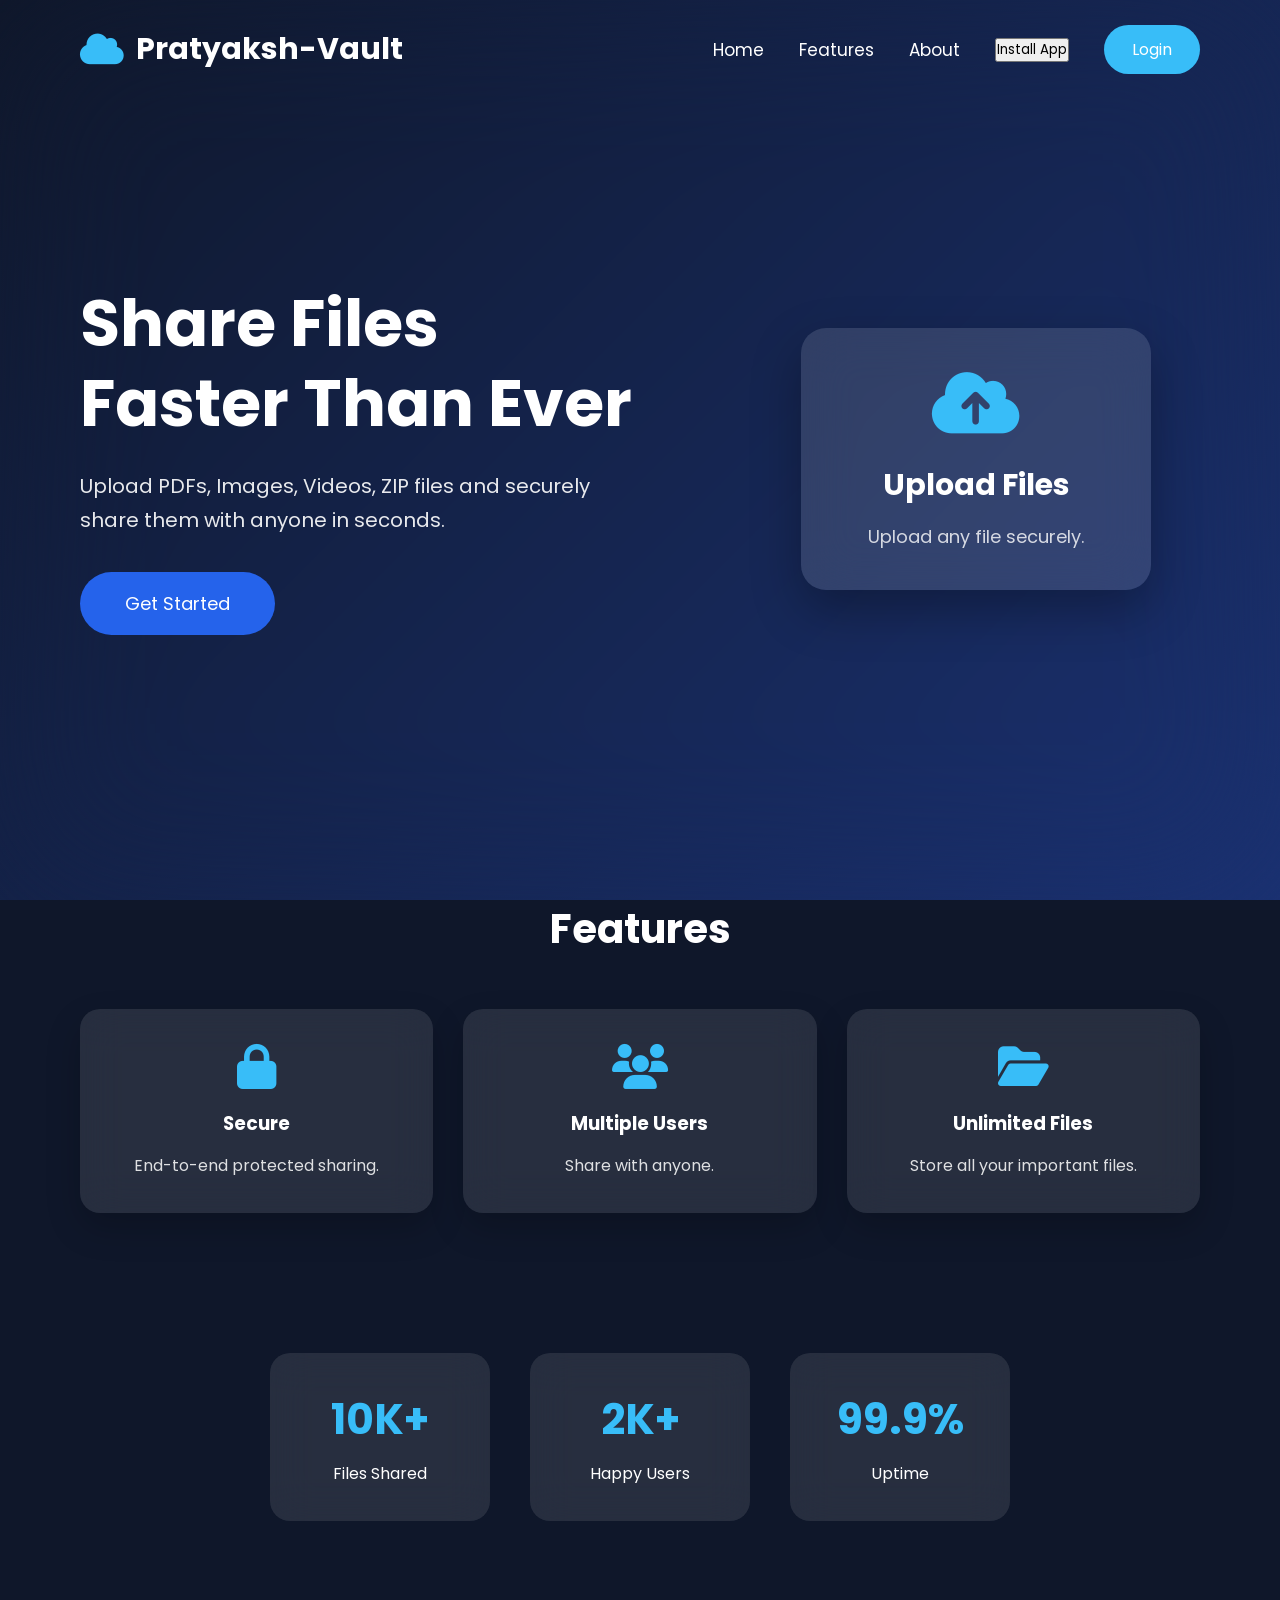
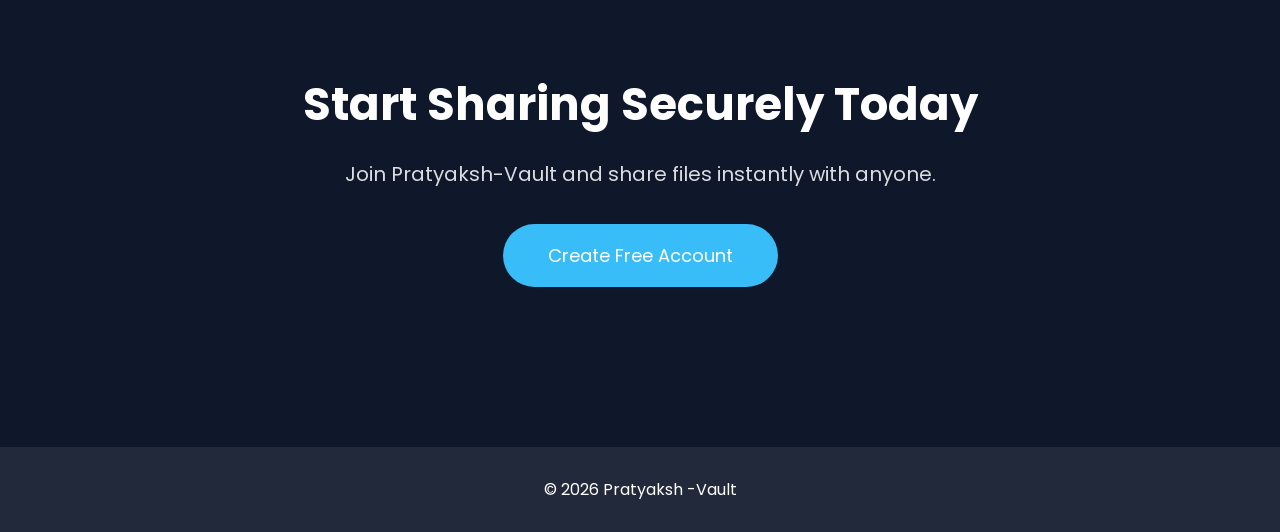
<file: index.html>
<!DOCTYPE html>
<html lang="en">
<head>
    <meta charset="UTF-8">
    <meta name="viewport" content="width=device-width, initial-scale=1.0">
    <title>Pratyaksh-Vault</title>
<link rel="manifest" href="manifest.json">
    <meta name="theme-color" content="#0b1f3a">
    <link rel="stylesheet" href="css/style.css">

    <!-- Google Font -->
    <link href="https://fonts.googleapis.com/css2?family=Poppins:wght@300;400;500;600;700&display=swap" rel="stylesheet">

    <!-- Font Awesome -->
    <link rel="stylesheet"
    href="https://cdnjs.cloudflare.com/ajax/libs/font-awesome/6.7.2/css/all.min.css">
<link rel="icon" type="image/png" href="icon-192.png">

</head>

<body>


<div class="background"></div>

<header>

    <div class="logo">
        <i class="fa-solid fa-cloud"></i>
        Pratyaksh-Vault
    </div>

    <nav>

        <a href="#">Home</a>
        <a href="features.html">Features</a>
        <a href="about.html">About</a>
<button id="installBtn">
    Install App
</button>
        <button class="login-btn">
            Login
        </button>

    </nav>

</header>

<section class="hero">

    <div class="left">

        <h1>
            Share Files <br>
            Faster Than Ever
        </h1>

        <p>

            Upload PDFs, Images, Videos, ZIP files and
            securely share them with anyone in seconds.

        </p>

        <button class="start">

            Get Started

        </button>

    </div>

    <div class="right">

        <div class="card">

            <i class="fa-solid fa-cloud-arrow-up"></i>

            <h2>Upload Files</h2>

            <p>

                Upload any file securely.

            </p>

        </div>

    </div>

</section>

<section class="features">

    <h2>Features</h2>

    <div class="grid">

        <div class="box">
            <i class="fa-solid fa-lock"></i>
            <h3>Secure</h3>
            <p>End-to-end protected sharing.</p>
        </div>

        <div class="box">
            <i class="fa-solid fa-users"></i>
            <h3>Multiple Users</h3>
            <p>Share with anyone.</p>
        </div>

        <div class="box">
            <i class="fa-solid fa-folder-open"></i>
            <h3>Unlimited Files</h3>
            <p>Store all your important files.</p>
        </div>

    </div>

</section>
<!-- Statistics -->

<section class="stats">

    <div class="stat-card">
        <h2>10K+</h2>
        <p>Files Shared</p>
    </div>

    <div class="stat-card">
        <h2>2K+</h2>
        <p>Happy Users</p>
    </div>

    <div class="stat-card">
        <h2>99.9%</h2>
        <p>Uptime</p>
    </div>

</section>
<!-- Call To Action -->

<section class="cta">

    <h2>Start Sharing Securely Today</h2>

    <p>
        Join Pratyaksh-Vault and share files instantly with anyone.
    </p>

    <button class="cta-btn">Create Free Account</button>

</section>
<footer>

© 2026 Pratyaksh -Vault 

</footer>

<script src="js/script.js"></script>
<script src="js/install.js"></script>
</body>
</html>
</file>
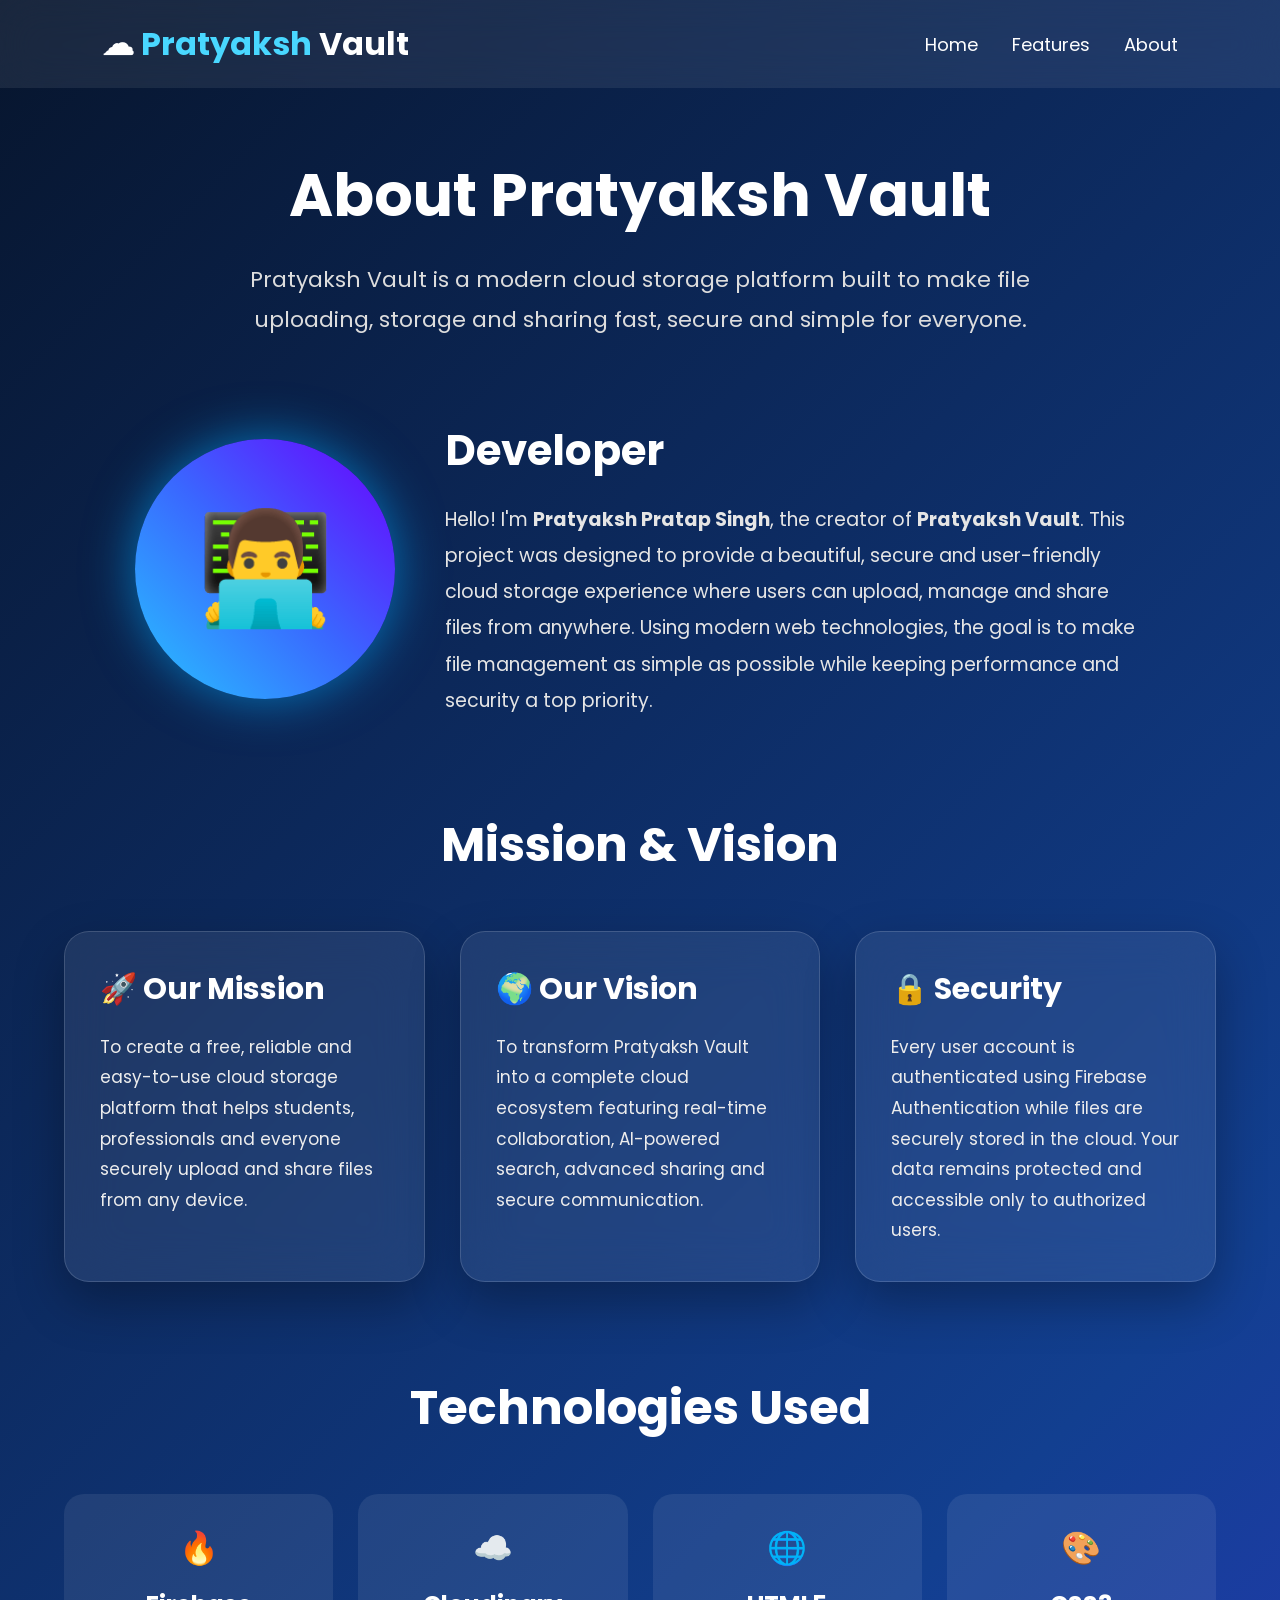
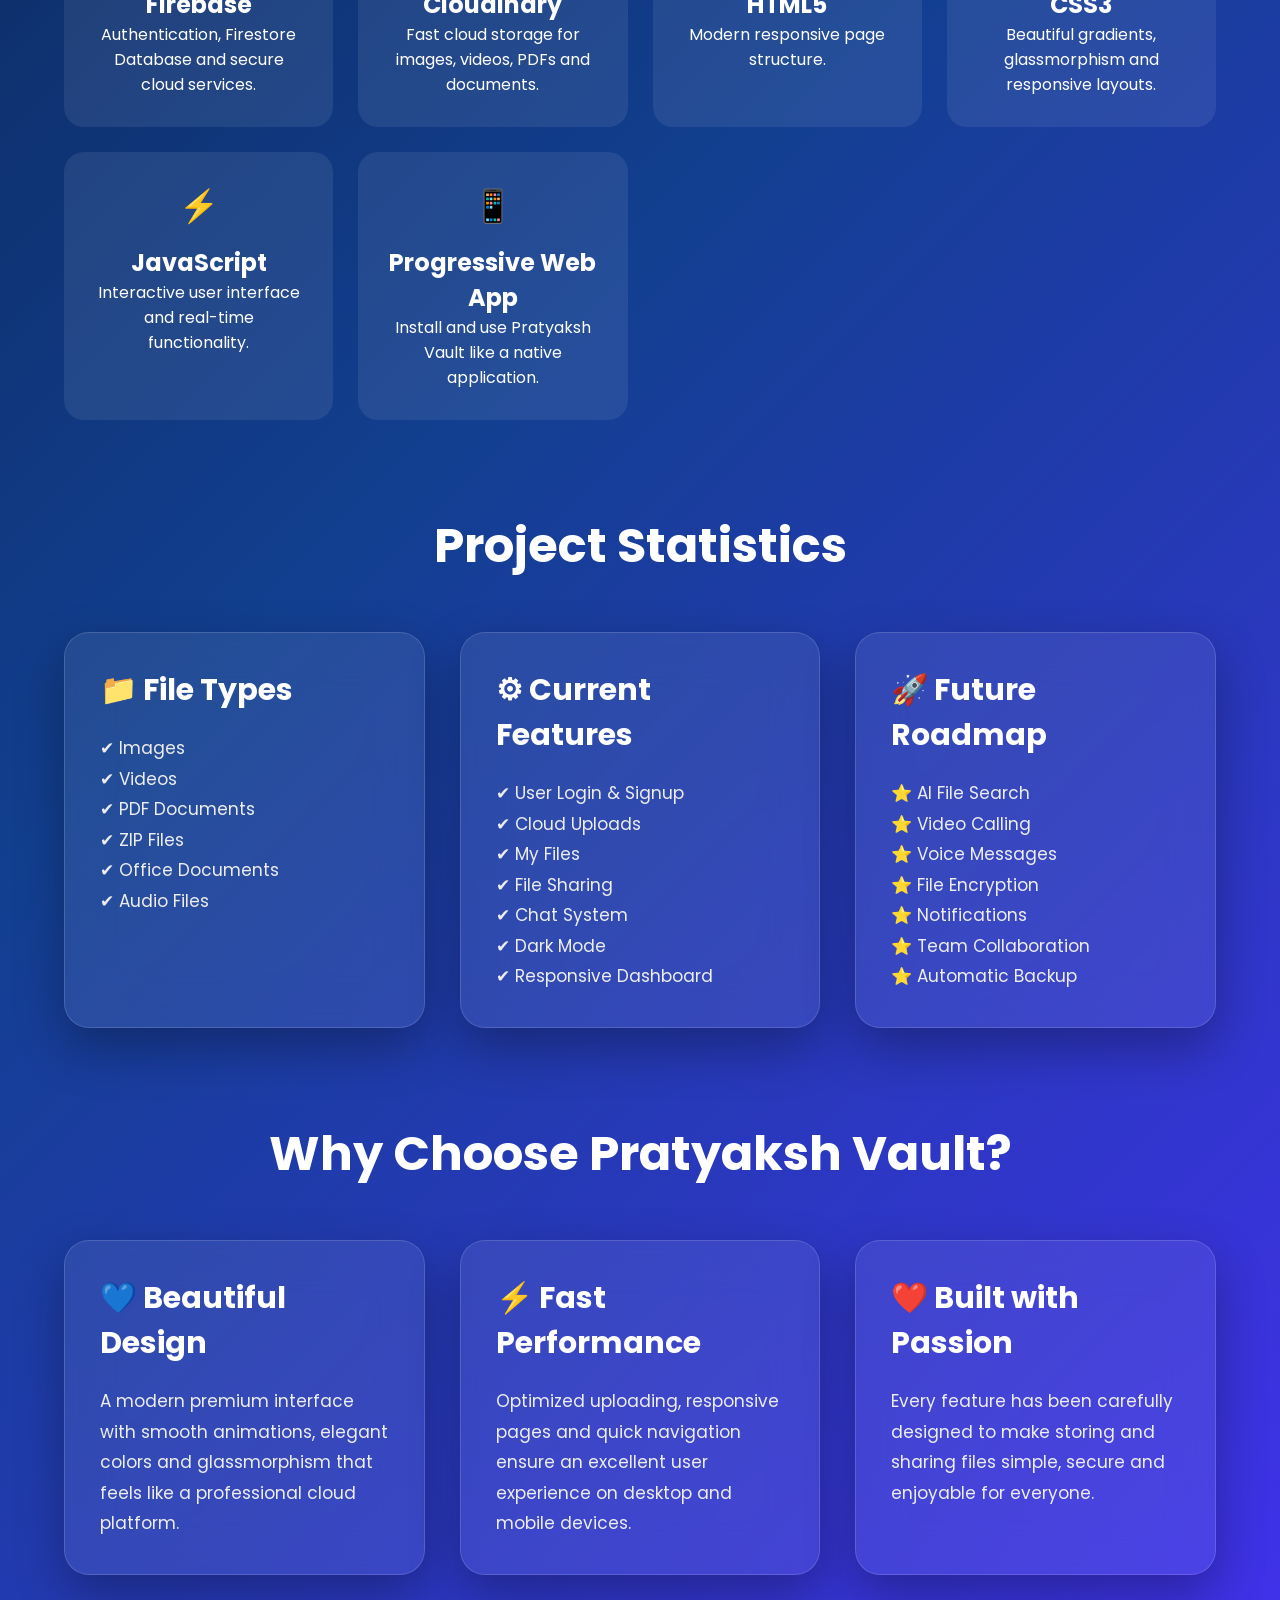
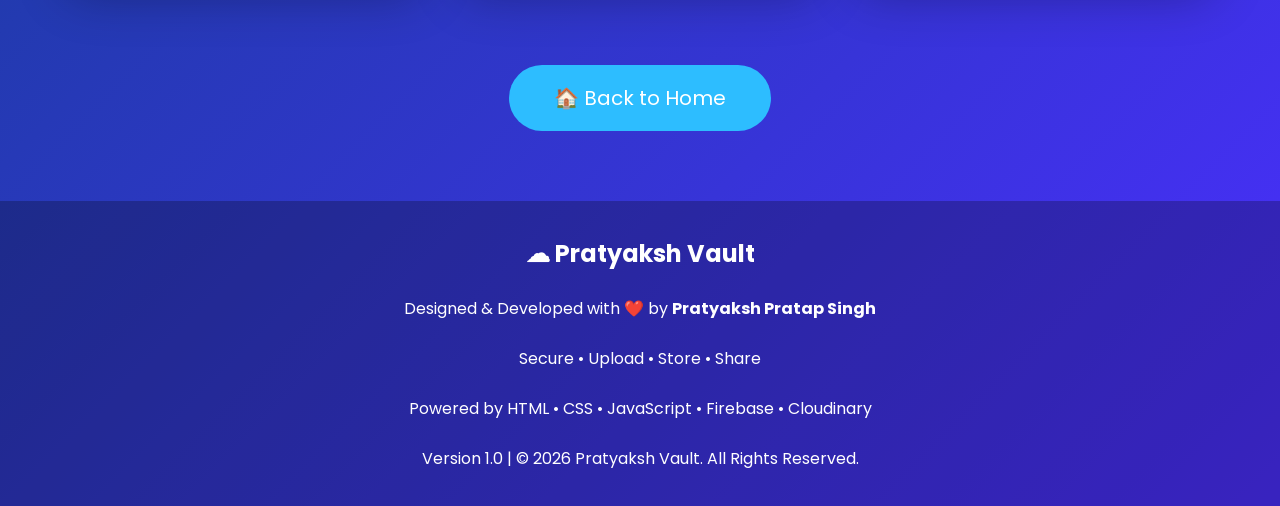
<file: about.html>
<!DOCTYPE html>
<html lang="en">

<head>

<meta charset="UTF-8">
<meta name="viewport" content="width=device-width, initial-scale=1.0">

<title>About - Pratyaksh Vault</title>

<link href="https://fonts.googleapis.com/css2?family=Poppins:wght@300;400;500;600;700&display=swap" rel="stylesheet">

<style>

*{
margin:0;
padding:0;
box-sizing:border-box;
font-family:'Poppins',sans-serif;
scroll-behavior:smooth;
}

body{

background:linear-gradient(135deg,#07152d,#123f90,#4b2eff);
color:white;
overflow-x:hidden;

}

header{

position:fixed;
top:0;
left:0;
width:100%;
padding:20px 8%;
display:flex;
justify-content:space-between;
align-items:center;
background:rgba(255,255,255,.08);
backdrop-filter:blur(20px);
z-index:1000;

}

.logo{

font-size:32px;
font-weight:700;

}

.logo span{

color:#49d7ff;

}

nav a{

color:white;
text-decoration:none;
margin-left:30px;
font-size:18px;
transition:.3s;

}

nav a:hover{

color:#49d7ff;

}

.hero{

padding-top:150px;
padding-bottom:80px;
text-align:center;

}

.hero h1{

font-size:60px;
margin-bottom:20px;

}

.hero p{

font-size:22px;
max-width:850px;
margin:auto;
color:#dddddd;
line-height:1.8;

}

.container{

width:90%;
max-width:1400px;
margin:auto;

}

.profile{

display:flex;
flex-wrap:wrap;
justify-content:center;
gap:50px;
align-items:center;
margin-bottom:90px;

}

.photo{

width:260px;
height:260px;
border-radius:50%;
background:linear-gradient(45deg,#27c4ff,#3a66ff,#6a00ff);
display:flex;
justify-content:center;
align-items:center;
font-size:110px;
box-shadow:0 0 50px rgba(0,170,255,.6);

}

.info{

max-width:700px;

}

.info h2{

font-size:42px;
margin-bottom:20px;

}

.info p{

font-size:19px;
line-height:1.9;
color:#e5e5e5;

}

.cards{

display:grid;
grid-template-columns:repeat(auto-fit,minmax(320px,1fr));
gap:35px;
margin-bottom:90px;

}

.card{

background:rgba(255,255,255,.08);
backdrop-filter:blur(25px);
padding:35px;
border-radius:25px;
transition:.4s;
border:1px solid rgba(255,255,255,.15);
box-shadow:0 20px 50px rgba(0,0,0,.30);

}

.card:hover{

transform:translateY(-10px) scale(1.03);

}

.card h2{

margin-bottom:20px;
font-size:30px;

}

.card p{

font-size:17px;
line-height:1.8;
color:#ededed;

}

.sectionTitle{

text-align:center;
font-size:48px;
margin-bottom:50px;

}

.tech{

display:grid;
grid-template-columns:repeat(auto-fit,minmax(220px,1fr));
gap:25px;
margin-bottom:90px;

}

.techBox{

background:rgba(255,255,255,.08);
padding:30px;
border-radius:20px;
text-align:center;
transition:.4s;

}

.techBox:hover{

transform:scale(1.08);

background:rgba(255,255,255,.15);

}

.techBox h3{

margin-top:15px;
font-size:24px;

}

.back{

display:flex;
justify-content:center;
margin-bottom:70px;

}

.back a{

text-decoration:none;
background:#2dbdff;
color:white;
padding:18px 45px;
border-radius:50px;
font-size:20px;
transition:.4s;

}

.back a:hover{

background:white;
color:#0d43c9;

}

footer{

padding:35px;
text-align:center;
background:rgba(0,0,0,.25);

}

@media(max-width:768px){

.hero h1{

font-size:42px;

}

.hero p{

font-size:18px;

}

.sectionTitle{

font-size:34px;

}

nav{

display:none;

}

}

</style>

</head>

<body>

<header>

<div class="logo">

☁ <span>Pratyaksh</span> Vault

</div>

<nav>

<a href="index.html">Home</a>
<a href="features.html">Features</a>
<a href="about.html">About</a>

</nav>

</header>

<section class="hero">

<h1>About Pratyaksh Vault</h1>

<p>

Pratyaksh Vault is a modern cloud storage platform built to make file uploading,
storage and sharing fast, secure and simple for everyone.

</p>

</section>

<div class="container">

<div class="profile">

<div class="photo">

👨‍💻

</div>

<div class="info">

<h2>Developer</h2>

<p>

Hello! I'm <b>Pratyaksh Pratap Singh</b>, the creator of
<b>Pratyaksh Vault</b>.

This project was designed to provide a beautiful, secure and user-friendly
cloud storage experience where users can upload, manage and share files
from anywhere.

Using modern web technologies, the goal is to make file management as
simple as possible while keeping performance and security a top priority.

</p>

</div>

</div>

<h1 class="sectionTitle">

Mission & Vision

</h1>

<div class="cards">

<div class="card">

<h2>🚀 Our Mission</h2>

<p>

To create a free, reliable and easy-to-use cloud storage platform that helps
students, professionals and everyone securely upload and share files from
any device.

</p>

</div>

<div class="card">

<h2>🌍 Our Vision</h2>

<p>

To transform Pratyaksh Vault into a complete cloud ecosystem featuring
real-time collaboration, AI-powered search, advanced sharing and secure
communication.

</p>

</div>
<div class="card">

<h2>🔒 Security</h2>

<p>

Every user account is authenticated using Firebase Authentication while
files are securely stored in the cloud. Your data remains protected and
accessible only to authorized users.

</p>

</div>

</div>

<h1 class="sectionTitle">

Technologies Used

</h1>

<div class="tech">

<div class="techBox">

<h1>🔥</h1>

<h3>Firebase</h3>

<p>

Authentication, Firestore Database and secure cloud services.

</p>

</div>

<div class="techBox">

<h1>☁️</h1>

<h3>Cloudinary</h3>

<p>

Fast cloud storage for images, videos, PDFs and documents.

</p>

</div>

<div class="techBox">

<h1>🌐</h1>

<h3>HTML5</h3>

<p>

Modern responsive page structure.

</p>

</div>

<div class="techBox">

<h1>🎨</h1>

<h3>CSS3</h3>

<p>

Beautiful gradients, glassmorphism and responsive layouts.

</p>

</div>

<div class="techBox">

<h1>⚡</h1>

<h3>JavaScript</h3>

<p>

Interactive user interface and real-time functionality.

</p>

</div>

<div class="techBox">

<h1>📱</h1>

<h3>Progressive Web App</h3>

<p>

Install and use Pratyaksh Vault like a native application.

</p>

</div>

</div>

<h1 class="sectionTitle">

Project Statistics

</h1>

<div class="cards">

<div class="card">

<h2>📁 File Types</h2>

<p>

✔ Images<br>
✔ Videos<br>
✔ PDF Documents<br>
✔ ZIP Files<br>
✔ Office Documents<br>
✔ Audio Files

</p>

</div>

<div class="card">

<h2>⚙ Current Features</h2>

<p>

✔ User Login & Signup<br>
✔ Cloud Uploads<br>
✔ My Files<br>
✔ File Sharing<br>
✔ Chat System<br>
✔ Dark Mode<br>
✔ Responsive Dashboard

</p>

</div>

<div class="card">

<h2>🚀 Future Roadmap</h2>

<p>

⭐ AI File Search<br>
⭐ Video Calling<br>
⭐ Voice Messages<br>
⭐ File Encryption<br>
⭐ Notifications<br>
⭐ Team Collaboration<br>
⭐ Automatic Backup

</p>

</div>

</div>

<h1 class="sectionTitle">

Why Choose Pratyaksh Vault?

</h1>

<div class="cards">

<div class="card">

<h2>💙 Beautiful Design</h2>

<p>

A modern premium interface with smooth animations, elegant colors and
glassmorphism that feels like a professional cloud platform.

</p>

</div>

<div class="card">

<h2>⚡ Fast Performance</h2>

<p>

Optimized uploading, responsive pages and quick navigation ensure an
excellent user experience on desktop and mobile devices.

</p>

</div>

<div class="card">

<h2>❤️ Built with Passion</h2>

<p>

Every feature has been carefully designed to make storing and sharing
files simple, secure and enjoyable for everyone.

</p>

</div>

</div>

<div class="back">

<a href="index.html">

🏠 Back to Home

</a>

</div>

</div>

<footer>

<h2>

☁ Pratyaksh Vault

</h2>

<br>

<p>

Designed & Developed with ❤️ by

<b>Pratyaksh Pratap Singh</b>

</p>

<br>

<p>

Secure • Upload • Store • Share

</p>

<br>

<p>

Powered by HTML • CSS • JavaScript • Firebase • Cloudinary

</p>

<br>

<p>

Version 1.0 | © 2026 Pratyaksh Vault. All Rights Reserved.

</p>

</footer>

</body>

</html>
</file>
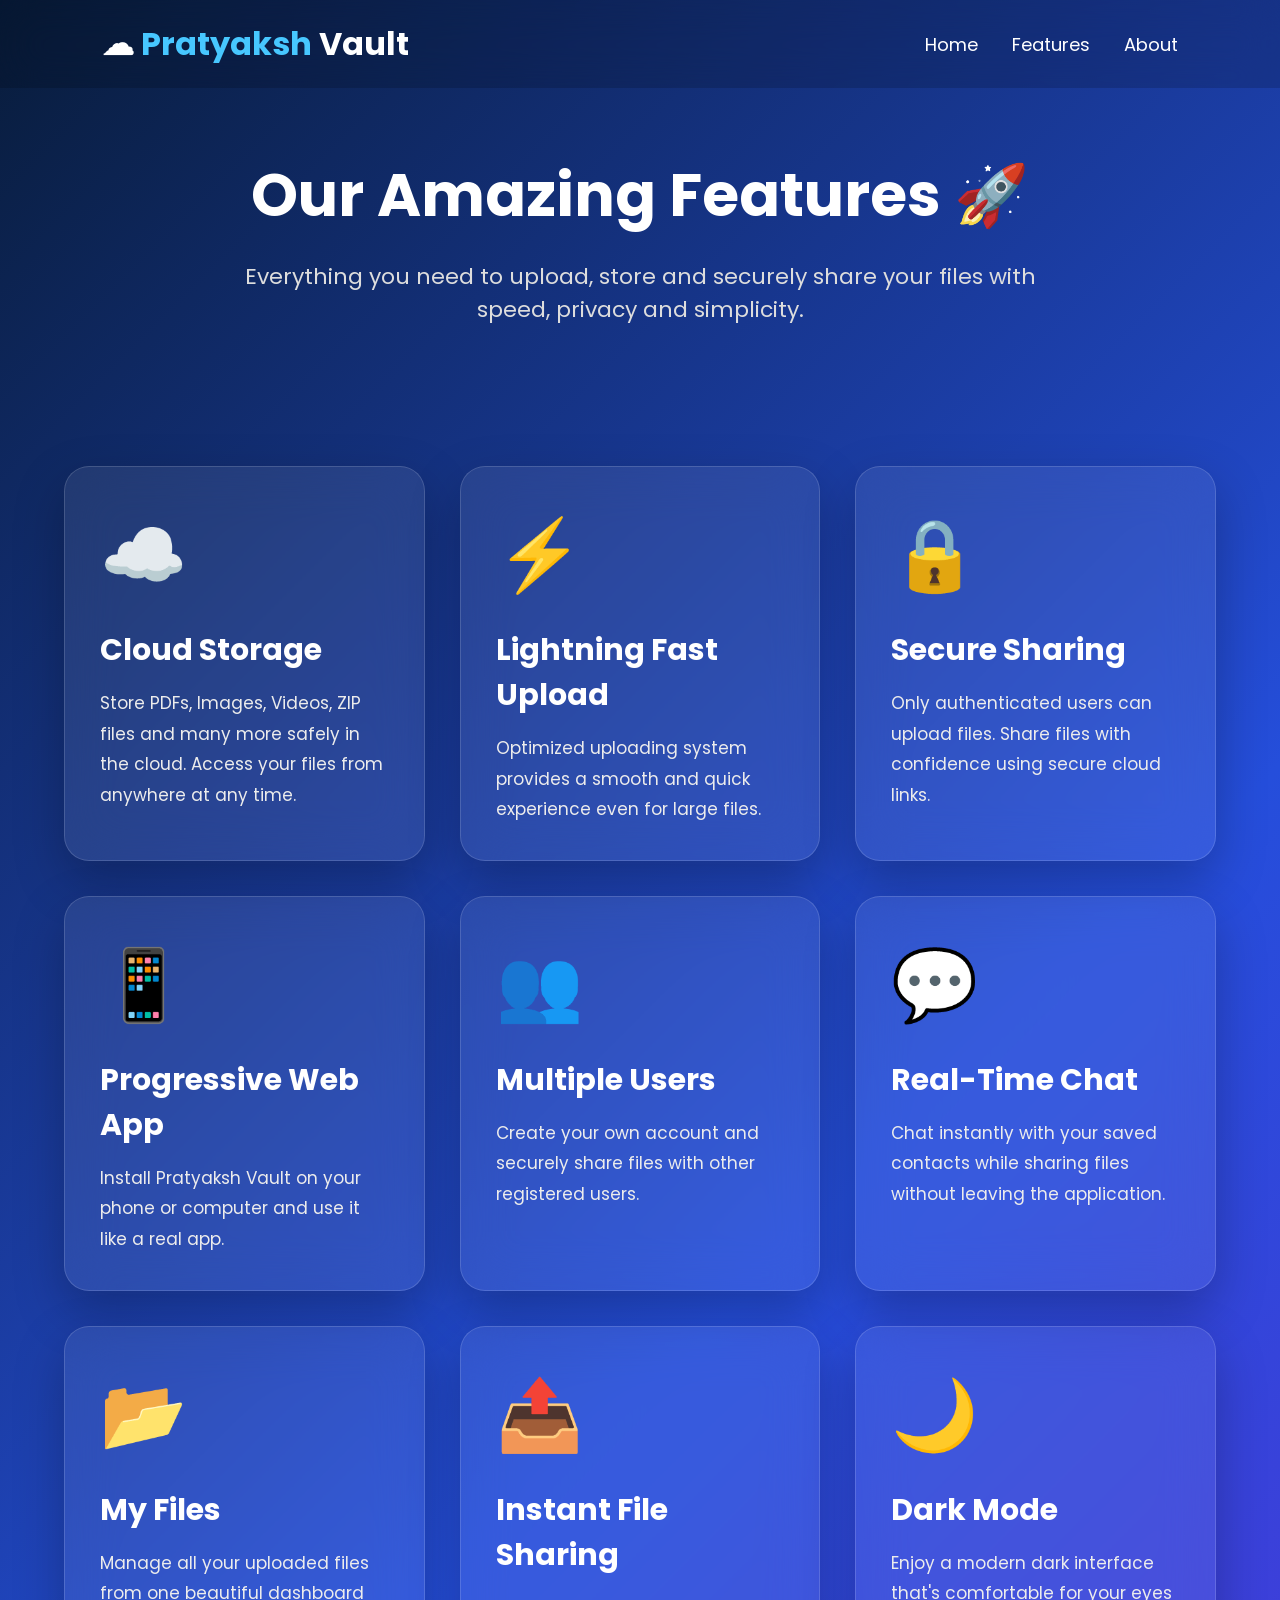
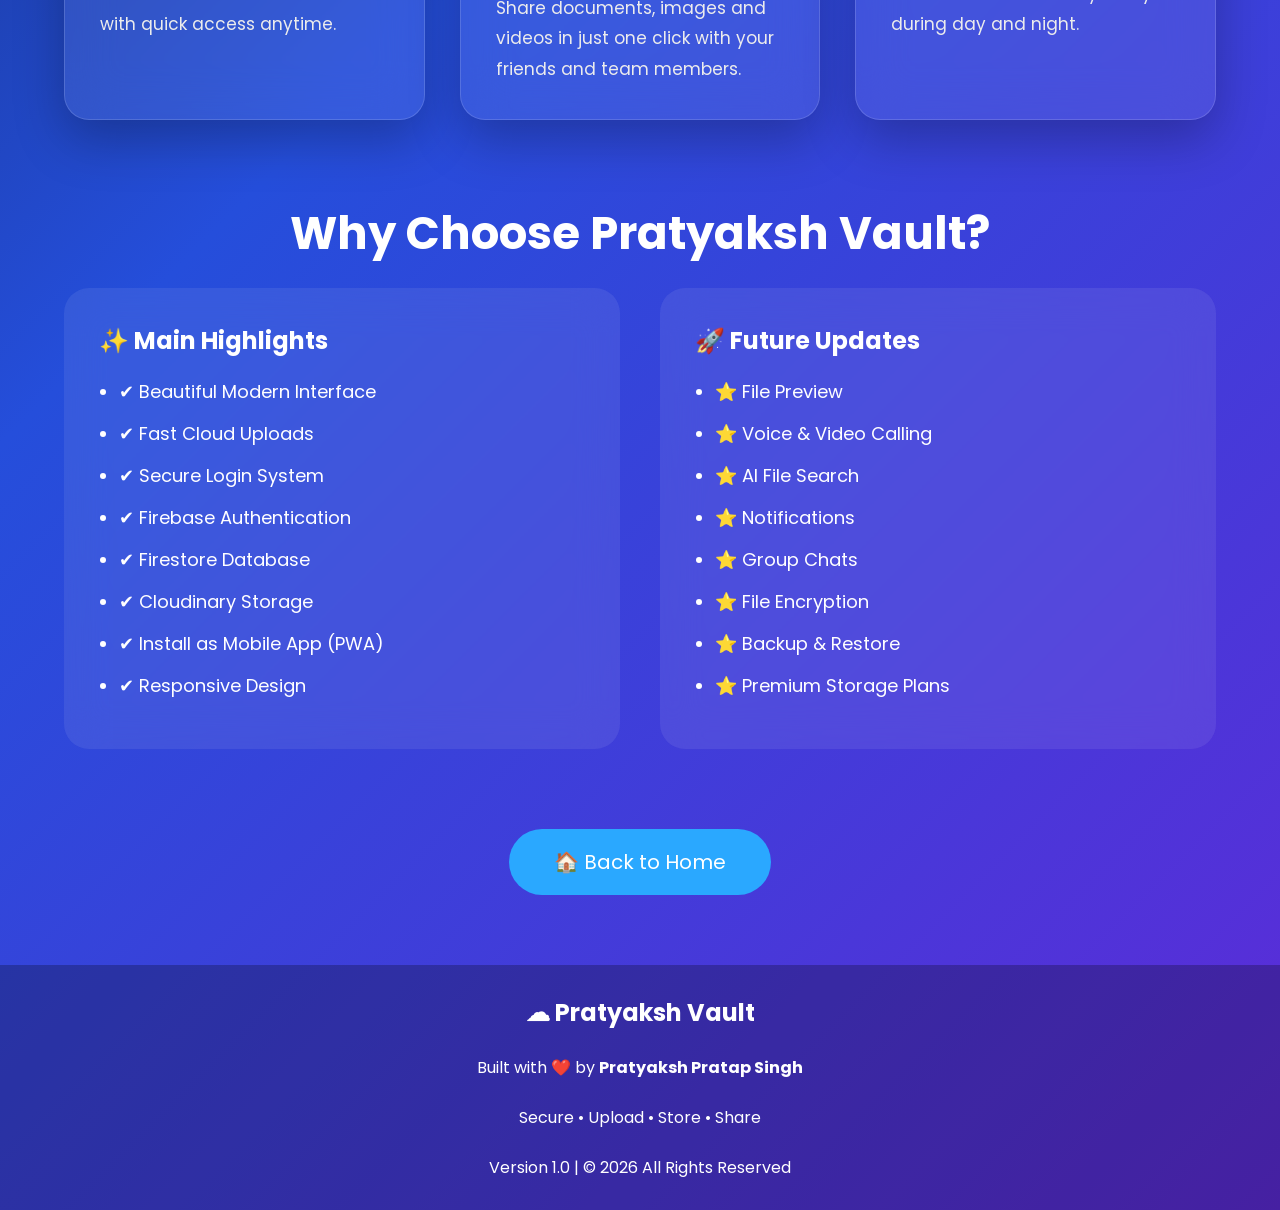
<file: feature.html>
<!DOCTYPE html>
<html lang="en">
<head>
<meta charset="UTF-8">
<meta name="viewport" content="width=device-width, initial-scale=1.0">

<title>Pratyaksh Vault - Features</title>

<link href="https://fonts.googleapis.com/css2?family=Poppins:wght@300;400;500;600;700&display=swap" rel="stylesheet">

<style>

*{
margin:0;
padding:0;
box-sizing:border-box;
font-family:'Poppins',sans-serif;
scroll-behavior:smooth;
}

body{

background:linear-gradient(135deg,#081c3a,#254edb,#5d2bd8);
color:white;
overflow-x:hidden;

}

header{

width:100%;
padding:20px 8%;
display:flex;
justify-content:space-between;
align-items:center;
position:fixed;
top:0;
left:0;
background:rgba(0,0,0,.15);
backdrop-filter:blur(20px);
z-index:1000;

}

.logo{

font-size:32px;
font-weight:700;

}

.logo span{

color:#47c7ff;

}

nav a{

text-decoration:none;
color:white;
margin-left:30px;
font-size:18px;
transition:.3s;

}

nav a:hover{

color:#47c7ff;

}

.hero{

padding-top:150px;
padding-bottom:70px;
text-align:center;

}

.hero h1{

font-size:60px;
margin-bottom:20px;

}

.hero p{

font-size:22px;
color:#ddd;
max-width:800px;
margin:auto;

}

.container{

width:90%;
max-width:1400px;
margin:auto;

}

.grid{

display:grid;
grid-template-columns:repeat(auto-fit,minmax(320px,1fr));
gap:35px;
margin-top:70px;
margin-bottom:80px;

}

.card{

background:rgba(255,255,255,.08);
backdrop-filter:blur(25px);
padding:35px;
border-radius:25px;
transition:.4s;
border:1px solid rgba(255,255,255,.15);
box-shadow:0 20px 50px rgba(0,0,0,.25);

}

.card:hover{

transform:translateY(-12px) scale(1.03);

box-shadow:0 25px 60px rgba(0,0,0,.45);

}

.icon{

font-size:70px;
margin-bottom:20px;

}

.card h2{

margin-bottom:15px;
font-size:30px;

}

.card p{

font-size:17px;
line-height:1.8;
color:#ececec;

}

.sectionTitle{

text-align:center;
font-size:45px;
margin-bottom:20px;

}

.info{

display:grid;
grid-template-columns:repeat(auto-fit,minmax(420px,1fr));
gap:40px;
margin-bottom:80px;

}

.infoBox{

background:rgba(255,255,255,.08);
padding:35px;
border-radius:25px;
backdrop-filter:blur(20px);

}

.infoBox h2{

margin-bottom:20px;

}

.infoBox ul{

padding-left:20px;

}

.infoBox li{

margin-bottom:15px;
font-size:18px;

}

.back{

display:flex;
justify-content:center;
margin-bottom:70px;

}

.back a{

text-decoration:none;
color:white;
background:#2aa8ff;
padding:18px 45px;
border-radius:50px;
font-size:20px;
transition:.4s;

}

.back a:hover{

background:white;
color:#1c4cff;

}

footer{

text-align:center;
padding:30px;
background:rgba(0,0,0,.25);

}

@media(max-width:768px){

.hero h1{

font-size:40px;

}

.hero p{

font-size:18px;

}

.sectionTitle{

font-size:34px;

}

nav{

display:none;

}

}

</style>

</head>

<body>

<header>

<div class="logo">

☁ <span>Pratyaksh</span> Vault

</div>

<nav>

<a href="index.html">Home</a>
<a href="features.html">Features</a>
<a href="about.html">About</a>

</nav>

</header>

<section class="hero">

<h1>Our Amazing Features 🚀</h1>

<p>

Everything you need to upload, store and securely share your files with speed,
privacy and simplicity.

</p>

</section>

<div class="container">

<div class="grid">

<div class="card">

<div class="icon">☁️</div>

<h2>Cloud Storage</h2>

<p>

Store PDFs, Images, Videos, ZIP files and many more safely in the cloud.
Access your files from anywhere at any time.

</p>

</div>

<div class="card">

<div class="icon">⚡</div>

<h2>Lightning Fast Upload</h2>

<p>

Optimized uploading system provides a smooth and quick experience even for
large files.

</p>

</div>

<div class="card">

<div class="icon">🔒</div>

<h2>Secure Sharing</h2>

<p>

Only authenticated users can upload files. Share files with confidence using
secure cloud links.

</p>

</div>

<div class="card">

<div class="icon">📱</div>

<h2>Progressive Web App</h2>

<p>

Install Pratyaksh Vault on your phone or computer and use it like a real app.

</p>

</div>
<div class="card">

<div class="icon">👥</div>

<h2>Multiple Users</h2>

<p>

Create your own account and securely share files with other registered users.

</p>

</div>

<div class="card">

<div class="icon">💬</div>

<h2>Real-Time Chat</h2>

<p>

Chat instantly with your saved contacts while sharing files without leaving the application.

</p>

</div>

<div class="card">

<div class="icon">📂</div>

<h2>My Files</h2>

<p>

Manage all your uploaded files from one beautiful dashboard with quick access anytime.

</p>

</div>

<div class="card">

<div class="icon">📤</div>

<h2>Instant File Sharing</h2>

<p>

Share documents, images and videos in just one click with your friends and team members.

</p>

</div>

<div class="card">

<div class="icon">🌙</div>

<h2>Dark Mode</h2>

<p>

Enjoy a modern dark interface that's comfortable for your eyes during day and night.

</p>

</div>

</div>

<h1 class="sectionTitle">

Why Choose Pratyaksh Vault?

</h1>

<div class="info">

<div class="infoBox">

<h2>✨ Main Highlights</h2>

<ul>

<li>✔ Beautiful Modern Interface</li>

<li>✔ Fast Cloud Uploads</li>

<li>✔ Secure Login System</li>

<li>✔ Firebase Authentication</li>

<li>✔ Firestore Database</li>

<li>✔ Cloudinary Storage</li>

<li>✔ Install as Mobile App (PWA)</li>

<li>✔ Responsive Design</li>

</ul>

</div>

<div class="infoBox">

<h2>🚀 Future Updates</h2>

<ul>

<li>⭐ File Preview</li>

<li>⭐ Voice & Video Calling</li>

<li>⭐ AI File Search</li>

<li>⭐ Notifications</li>

<li>⭐ Group Chats</li>

<li>⭐ File Encryption</li>

<li>⭐ Backup & Restore</li>

<li>⭐ Premium Storage Plans</li>

</ul>

</div>

</div>

<div class="back">

<a href="index.html">

🏠 Back to Home

</a>

</div>

</div>

<footer>

<h2>

☁ Pratyaksh Vault

</h2>

<br>

<p>

Built with ❤️ by <b>Pratyaksh Pratap Singh</b>

</p>

<br>

<p>

Secure • Upload • Store • Share

</p>

<br>

<p>

Version 1.0 | © 2026 All Rights Reserved

</p>

</footer>

</body>
</html>
</file>
<file: css/style.css>
/* ===========================
   CloudShare Pro
   Modern Glassmorphism Design
=========================== */

*{
    margin:0;
    padding:0;
    box-sizing:border-box;
    font-family:'Poppins',sans-serif;
}

body{
    background:#0f172a;
    color:white;
    overflow-x:hidden;
}

/* Animated Background */

.background{
    position:fixed;
    width:100%;
    height:100%;
    background:linear-gradient(
        135deg,
        #0f172a,
        #1e3a8a,
        #7c3aed,
        #2563eb
    );
    background-size:400% 400%;
    animation:gradient 12s ease infinite;
    z-index:-2;
}

.background::before{
    content:"";
    position:absolute;
    width:100%;
    height:100%;
    backdrop-filter:blur(80px);
}

@keyframes gradient{

0%{
background-position:0% 50%;
}

50%{
background-position:100% 50%;
}

100%{
background-position:0% 50%;
}

}

/* Navbar */

header{

display:flex;

justify-content:space-between;

align-items:center;

padding:25px 80px;

}

.logo{

font-size:30px;

font-weight:700;

display:flex;

gap:12px;

align-items:center;

color:white;

}

.logo i{

color:#38bdf8;

font-size:35px;

}

nav{

display:flex;

align-items:center;

gap:35px;

}

nav a{

text-decoration:none;

color:white;

font-size:17px;

transition:.3s;

}

nav a:hover{

color:#38bdf8;

}

.login-btn{

padding:12px 28px;

border:none;

border-radius:30px;

background:#38bdf8;

color:white;

font-size:16px;

cursor:pointer;

transition:.3s;

}

.login-btn:hover{

transform:translateY(-3px);

box-shadow:0 10px 30px rgba(56,189,248,.4);

}

/* Hero */

.hero{

display:flex;

justify-content:space-between;

align-items:center;

padding:80px;

min-height:80vh;

}

.left{

width:50%;

}

.left h1{

font-size:65px;

line-height:80px;

margin-bottom:25px;

}

.left p{

font-size:20px;

line-height:34px;

opacity:.9;

margin-bottom:35px;

}

.start{

padding:18px 45px;

border:none;

border-radius:40px;

background:#2563eb;

font-size:18px;

color:white;

cursor:pointer;

transition:.4s;

}

.start:hover{

transform:scale(1.05);

box-shadow:0 15px 35px rgba(37,99,235,.5);

}

/* Upload Card */

.right{

display:flex;

justify-content:center;

align-items:center;

width:40%;

}

.card{

width:350px;

padding:40px;

border-radius:25px;

background:rgba(255,255,255,.12);

backdrop-filter:blur(25px);

text-align:center;

box-shadow:0 20px 50px rgba(0,0,0,.3);

transition:.4s;

}

.card:hover{

transform:translateY(-15px);

}

.card i{

font-size:70px;

color:#38bdf8;

margin-bottom:25px;

}

.card h2{

margin-bottom:15px;

font-size:30px;

}

.card p{

font-size:18px;

opacity:.8;

}
/* ===========================
   Features
=========================== */

.features{
    padding:80px;
    text-align:center;
}

.features h2{
    font-size:40px;
    margin-bottom:50px;
}

.grid{
    display:grid;
    grid-template-columns:repeat(auto-fit,minmax(250px,1fr));
    gap:30px;
}

.box{

    background:rgba(255,255,255,.10);

    backdrop-filter:blur(20px);

    padding:35px;

    border-radius:20px;

    transition:.4s;

    box-shadow:0 15px 35px rgba(0,0,0,.2);

}

.box:hover{

    transform:translateY(-12px);

}

.box i{

    font-size:45px;

    color:#38bdf8;

    margin-bottom:20px;

}

.box h3{

    margin-bottom:15px;

}

.box p{

    opacity:.85;

}

/* ===========================
   Statistics
=========================== */

.stats{

display:flex;

justify-content:center;

gap:40px;

padding:60px;

flex-wrap:wrap;

}

.stat-card{

background:rgba(255,255,255,.1);

padding:35px;

border-radius:20px;

width:220px;

text-align:center;

backdrop-filter:blur(20px);

transition:.3s;

}

.stat-card:hover{

transform:scale(1.05);

}

.stat-card h2{

font-size:42px;

color:#38bdf8;

margin-bottom:10px;

}

/* ===========================
   CTA
=========================== */

.cta{

padding:90px 20px;

text-align:center;

}

.cta h2{

font-size:45px;

margin-bottom:20px;

}

.cta p{

font-size:20px;

opacity:.85;

margin-bottom:35px;

}

.cta-btn{

padding:18px 45px;

border:none;

border-radius:40px;

background:#38bdf8;

color:white;

font-size:18px;

cursor:pointer;

transition:.3s;

}

.cta-btn:hover{

transform:scale(1.08);

box-shadow:0 10px 30px rgba(56,189,248,.4);

}

/* ===========================
   Footer
=========================== */

footer{

padding:30px;

text-align:center;

background:rgba(255,255,255,.08);

margin-top:70px;

}

/* ===========================
   Responsive
=========================== */

@media(max-width:900px){

header{

padding:20px;

flex-direction:column;

gap:20px;

}

.hero{

flex-direction:column;

text-align:center;

padding:40px 20px;

}

.left,.right{

width:100%;

}

.left h1{

font-size:45px;

line-height:55px;

}

.left p{

font-size:18px;

}

.card{

margin-top:40px;

width:100%;

max-width:350px;

}

.features{

padding:50px 20px;

}

.stats{

padding:40px 20px;

}

}
</file>
